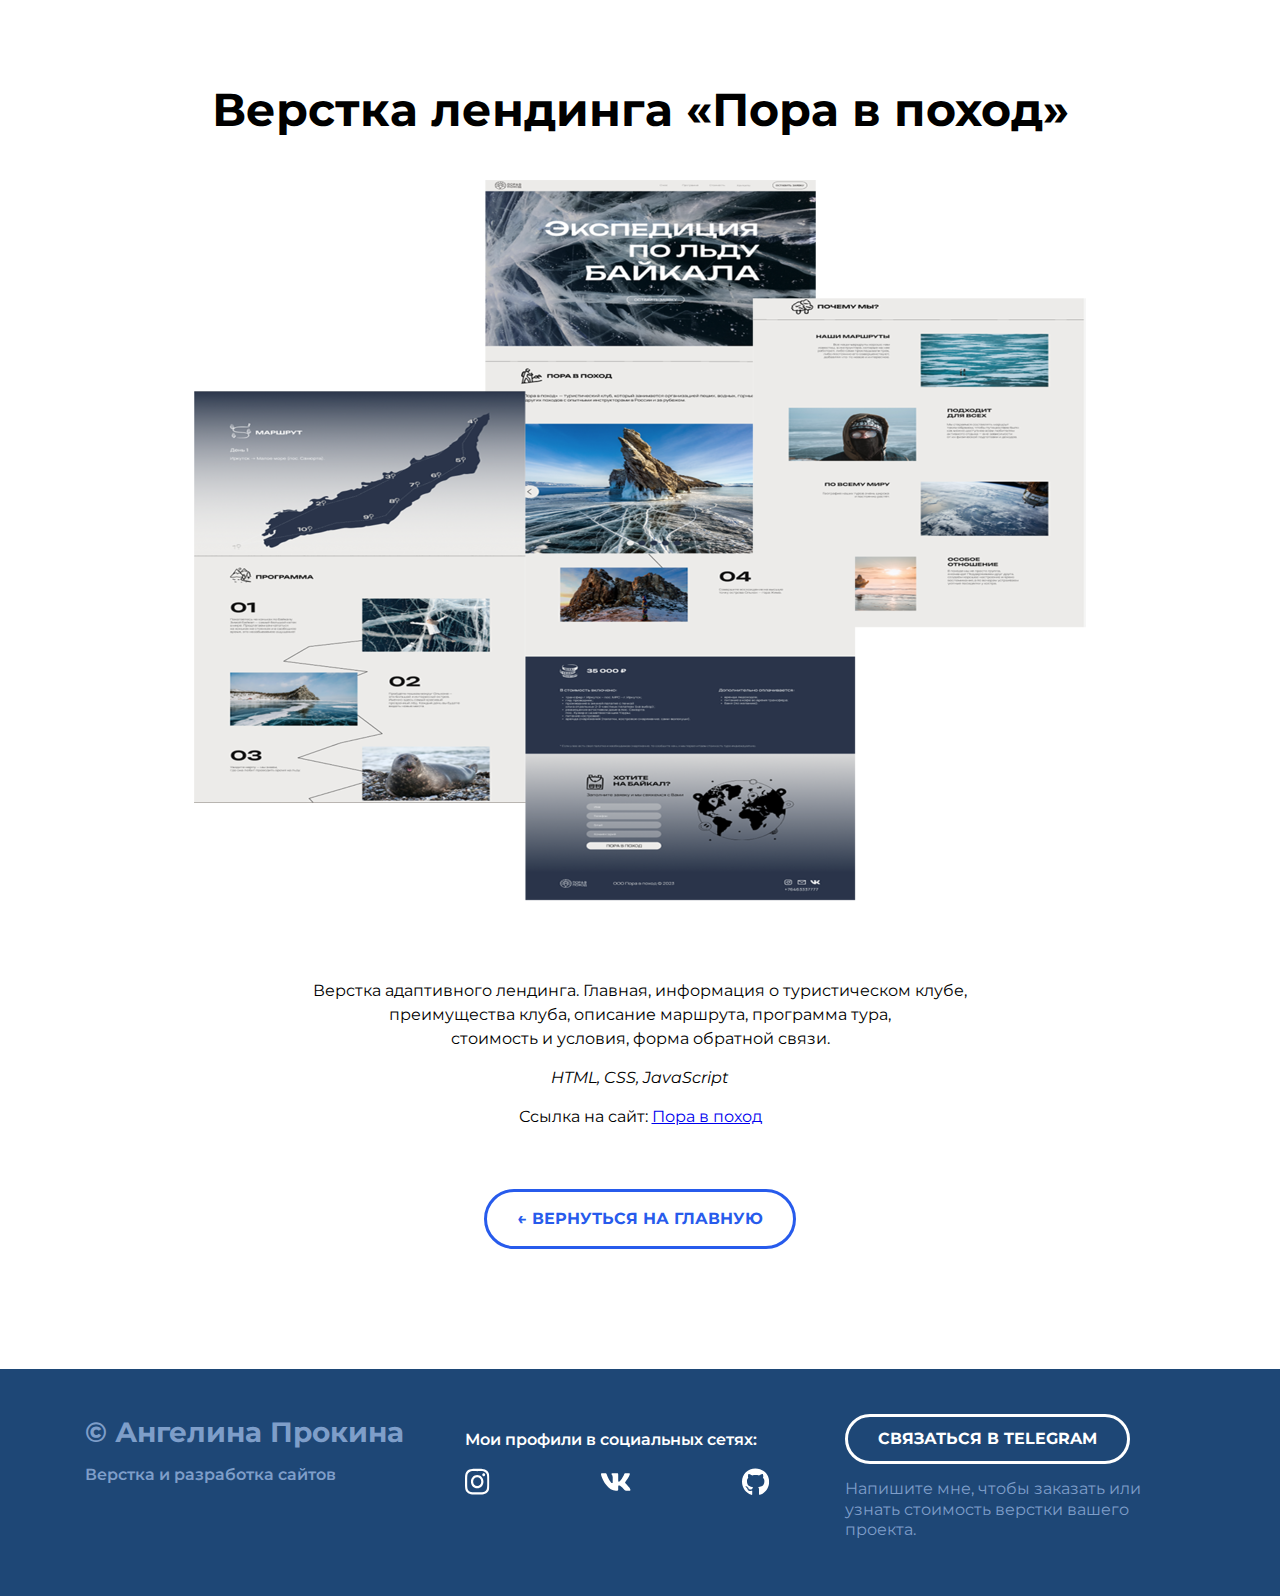
<file: lending-baikal.html>
<!DOCTYPE html>
<html lang="ru">
<head>
    <meta charset="UTF-8">
    <meta name="viewport" content="width=device-width, initial-scale=1.0">
    <title>"Пора в поход"</title>
    <link rel="stylesheet" href="./css/main.css">
    <link rel="stylesheet" href="./css/media.css">
    <link href="https://fonts.googleapis.com/css2?family=Montserrat:wght@400;600;700&display=swap" rel="stylesheet">
</head>
<body>
    <main>
        <article class="project">
            <div class="container">
                <h1 class="project-header">Верстка лендинга «Пора в поход»</h1>
                <div class="project-img">
                    <img src="./img/projects/lending-baikal-img.png" alt="Верстка лендинга «Пора в поход»">
                </div>
                <div class="project-description">
                    <p>Верстка адаптивного лендинга. Главная, информация о туристическом клубе, преимущества клуба, описание маршрута, программа тура,<br>стоимость и условия, форма обратной связи.</p>
                    <p><i>HTML, CSS, JavaScript</i></p>
                    <p>Ссылка на сайт: <a target="_blank" href="https://gelendvagen.github.io/lending-baikal">Пора в поход</a></p>
                </div>
                <a href="index.html" class="project-btn-back">← ВЕРНУТЬСЯ НА ГЛАВНУЮ</a>
            </div>
        </article>
    </main>
    <footer class="footer">
        <div class="container">
            <div class="footer-row">
                <div class="footer-copyright footer-col">
                    <div class="footer-copyright-name">© Ангелина Прокина</div>
                    <p>Верстка и разработка сайтов</p>
                </div>
                <div class="footer-icons footer-col">
                    <p>Мои профили в социальных сетях:</p>
                    <div class="footer-icons-row">
                        <a href="https://www.instagram.com/ge_lendwagen/">
                            <img src="./img/icons/instagram.svg" alt="Инстаграм">
                        </a>
                        <a href="https://vk.com/ge_lendwagen">
                            <img src="./img/icons/vk.svg" alt="Вконтакте">
                        </a>
                        <a href="https://github.com/Gelendvagen">
                            <img src="./img/icons/github.svg" alt="Гитхаб">
                        </a>
                    </div>
                </div>
                <div class="footer-contacts footer-col">
                    <a href="https://t.me/angel_prokina" class="footer-button">Связаться в telegram</a>
                    <p>Напишите мне, чтобы заказать или узнать стоимость верстки вашего проекта.</p>
                </div>
            </div>
        </div>
    </footer>
</body>
</html>
</file>
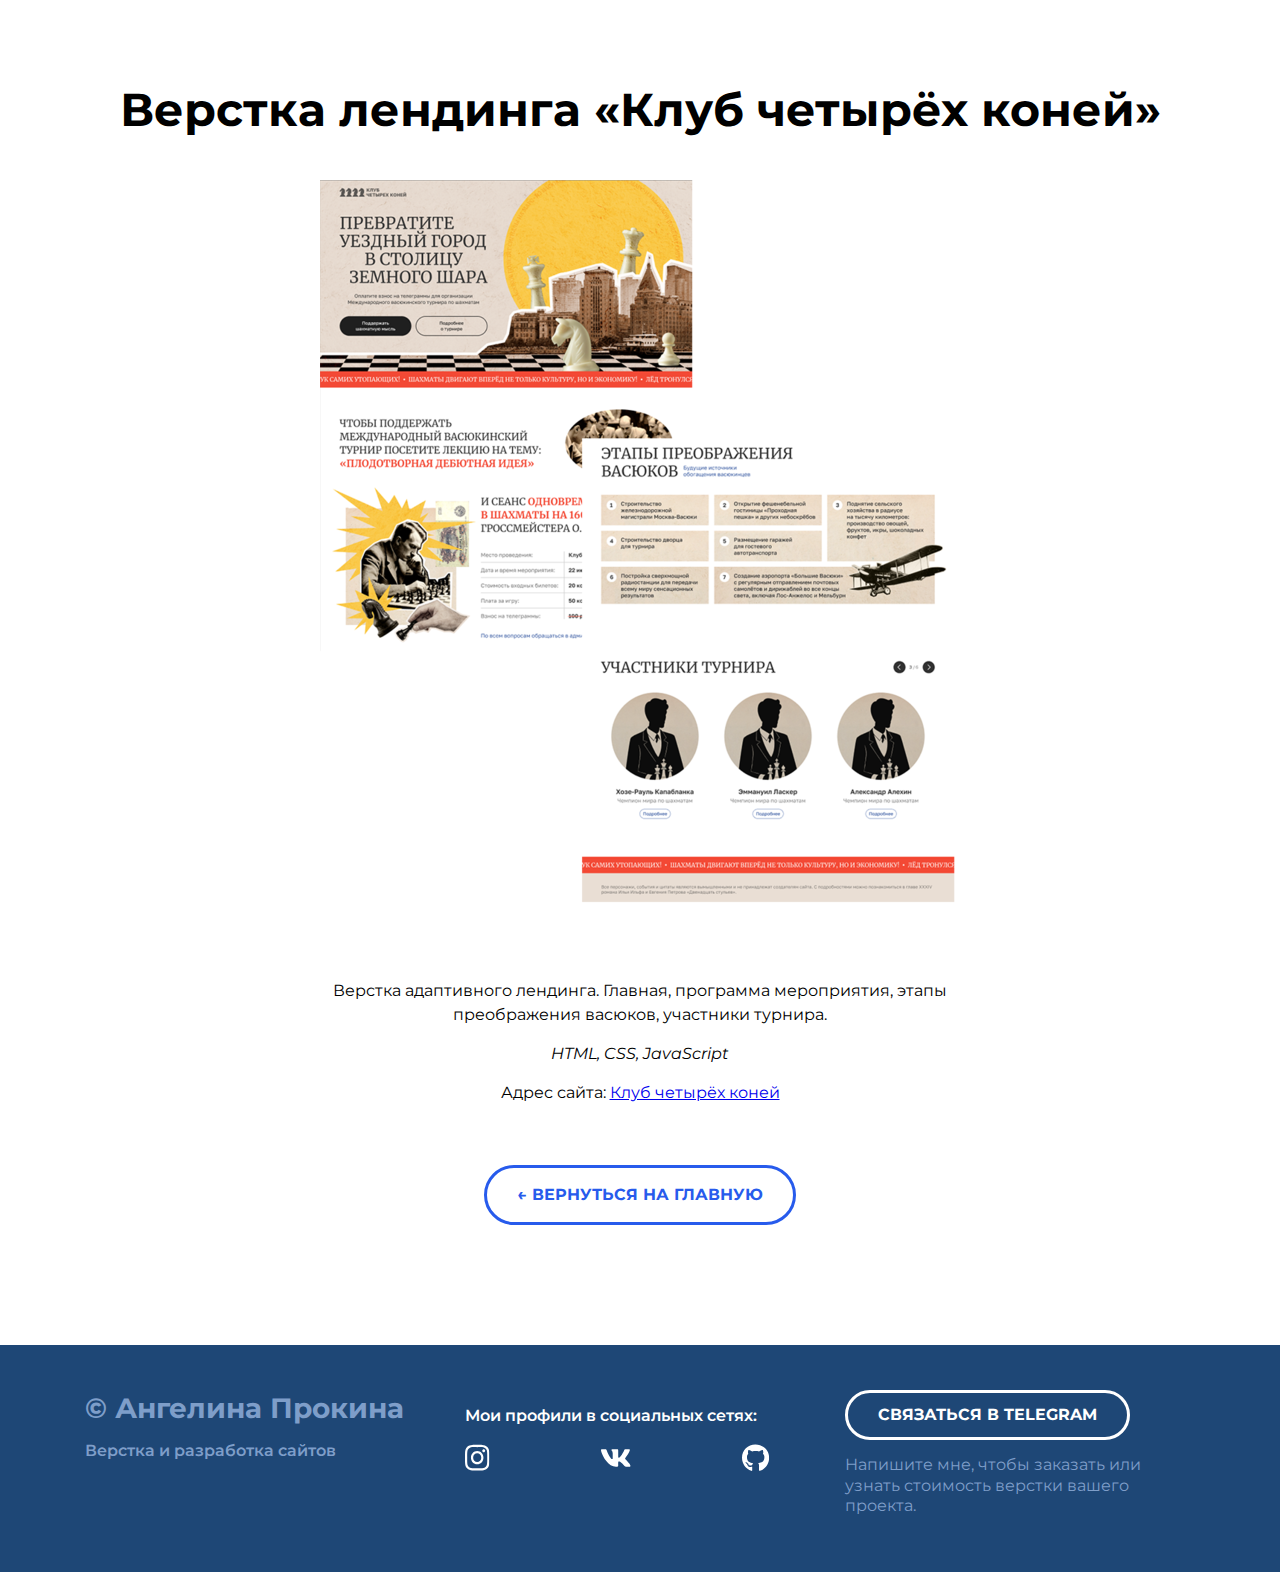
<file: lending-yandex.html>
<!DOCTYPE html>
<html lang="ru">
<head>
    <meta charset="UTF-8">
    <meta name="viewport" content="width=device-width, initial-scale=1.0">
    <title>«Клуб четырёх коней»</title>
    <link rel="stylesheet" href="./css/main.css">
    <link rel="stylesheet" href="./css/media.css">
    <link href="https://fonts.googleapis.com/css2?family=Montserrat:wght@400;600;700&display=swap" rel="stylesheet">
</head>
<body>
    <main>
        <article class="project">
            <div class="container">
                <h1 class="project-header">Верстка лендинга «Клуб четырёх коней»</h1>
                <div class="project-img">
                    <img src="./img/projects/lending-yandex-img.png" alt="Верстка лендинга «Клуб четырех коней»">
                </div>
                <div class="project-description">
                    <p>Верстка адаптивного лендинга. Главная, программа мероприятия, этапы преображения васюков, участники турнира.</p>
                    <p><i>HTML, CSS, JavaScript</i></p>
                    <p>Адрес сайта: <a target="_blank" href="https://gelendvagen.github.io/yandex-lending">Клуб четырёх коней</a></p>
                </div>
                <a href="index.html" class="project-btn-back">← ВЕРНУТЬСЯ НА ГЛАВНУЮ</a>
            </div>
        </article>
    </main>
    <footer class="footer">
        <div class="container">
            <div class="footer-row">
                <div class="footer-copyright footer-col">
                    <div class="footer-copyright-name">© Ангелина Прокина</div>
                    <p>Верстка и разработка сайтов</p>
                </div>
                <div class="footer-icons footer-col">
                    <p>Мои профили в социальных сетях:</p>
                    <div class="footer-icons-row">
                        <a href="https://www.instagram.com/ge_lendwagen/">
                            <img src="./img/icons/instagram.svg" alt="Инстаграм">
                        </a>
                        <a href="https://vk.com/ge_lendwagen">
                            <img src="./img/icons/vk.svg" alt="Вконтакте">
                        </a>
                        <a href="https://github.com/Gelendvagen">
                            <img src="./img/icons/github.svg" alt="Гитхаб">
                        </a>
                    </div>
                </div>
                <div class="footer-contacts footer-col">
                    <a href="https://t.me/ge_lendvagen" class="footer-button">Связаться в telegram</a>
                    <p>Напишите мне, чтобы заказать или узнать стоимость верстки вашего проекта.</p>
                </div>
            </div>
        </div>
    </footer>
</body>
</html>
</file>
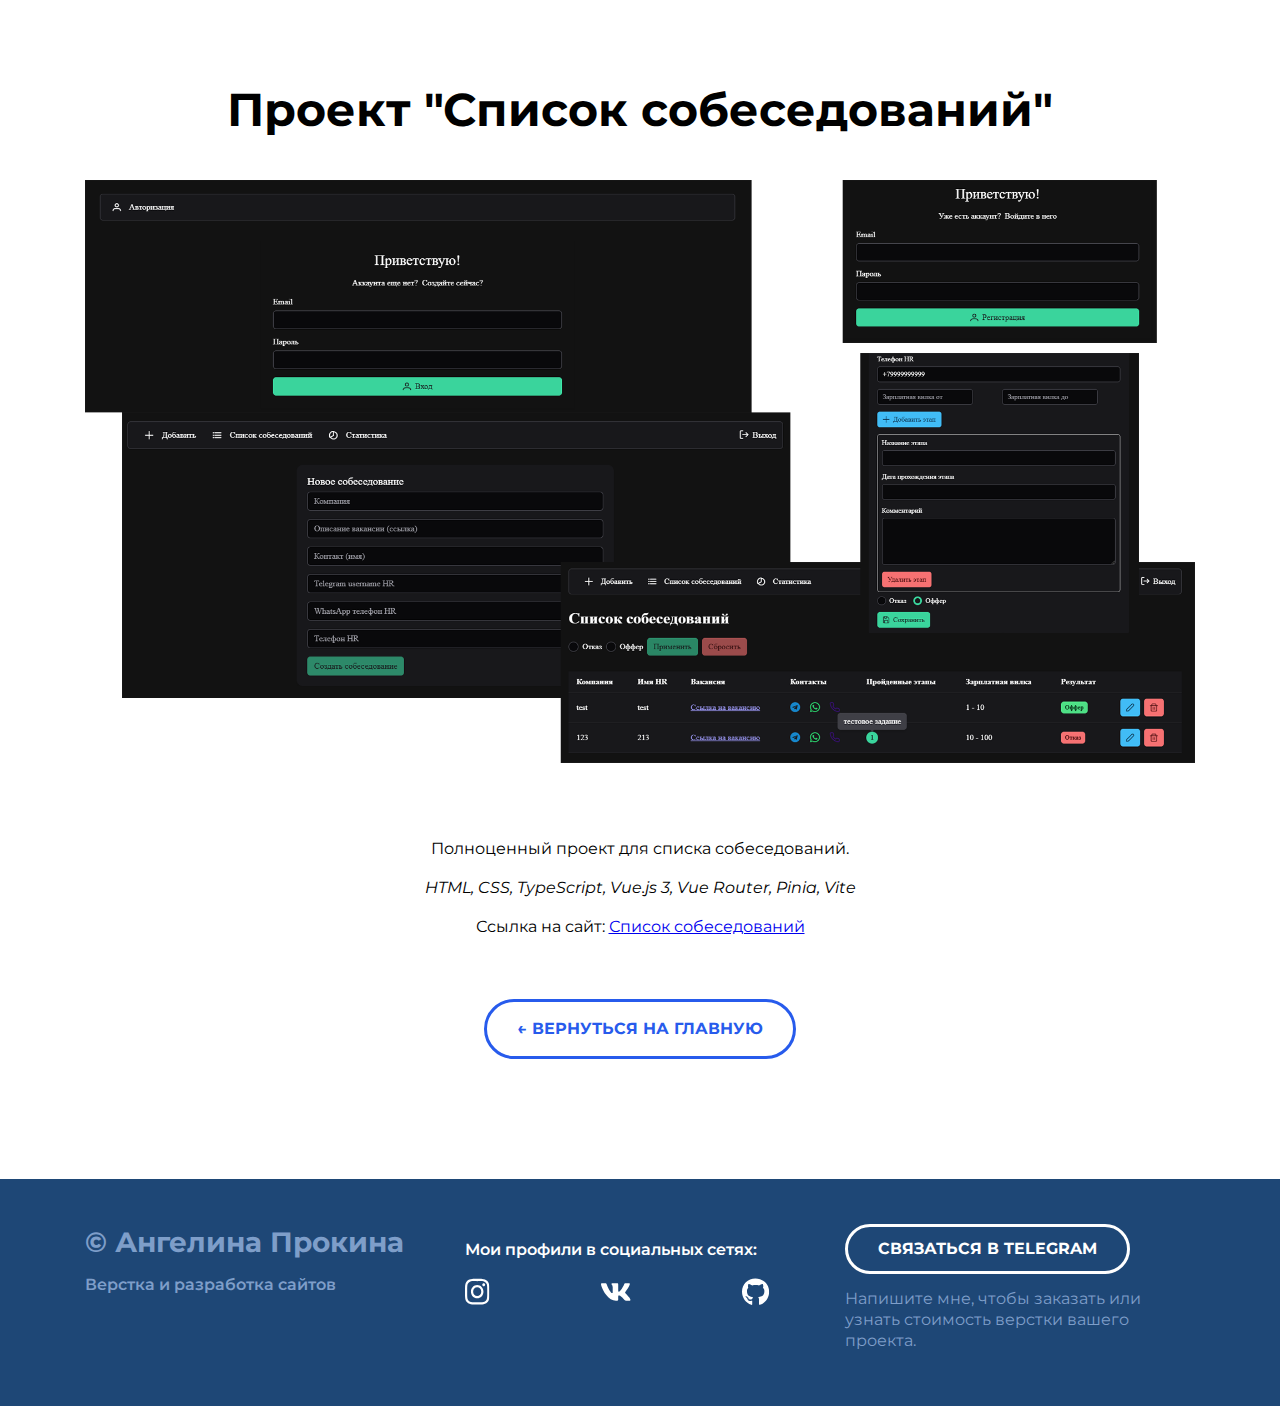
<file: project-interviews.html>
<!DOCTYPE html>
<html lang="ru">
<head>
    <meta charset="UTF-8">
    <meta name="viewport" content="width=device-width, initial-scale=1.0">
    <title>"Список собеседований"</title>
    <link rel="stylesheet" href="./css/main.css">
    <link rel="stylesheet" href="./css/media.css">
    <link href="https://fonts.googleapis.com/css2?family=Montserrat:wght@400;600;700&display=swap" rel="stylesheet">
</head>
<body>
    <main>
        <article class="project">
            <div class="container">
                <h1 class="project-header">Проект "Список собеседований"</h1>
                <div class="project-img">
                    <img src="./img/projects/project-interviews-img.png" alt="Проект «Vue-Sneak Co.»">
                </div>
                <div class="project-description">
                    <p>Полноценный проект для списка собеседований.</p>
                    <p><i>HTML, CSS, TypeScript, Vue.js 3, Vue Router, Pinia, Vite</i></p>
                    <p>Ссылка на сайт: <a target="_blank" href="https://hhru-vue.vercel.app">Список собеседований</a></p>
                </div>
                <a href="index.html" class="project-btn-back">← ВЕРНУТЬСЯ НА ГЛАВНУЮ</a>
            </div>
        </article>
    </main>
    <footer class="footer">
        <div class="container">
            <div class="footer-row">
                <div class="footer-copyright footer-col">
                    <div class="footer-copyright-name">© Ангелина Прокина</div>
                    <p>Верстка и разработка сайтов</p>
                </div>
                <div class="footer-icons footer-col">
                    <p>Мои профили в социальных сетях:</p>
                    <div class="footer-icons-row">
                        <a href="https://www.instagram.com/ge_lendwagen/">
                            <img src="./img/icons/instagram.svg" alt="Инстаграм">
                        </a>
                        <a href="https://vk.com/ge_lendwagen">
                            <img src="./img/icons/vk.svg" alt="Вконтакте">
                        </a>
                        <a href="https://github.com/Gelendvagen">
                            <img src="./img/icons/github.svg" alt="Гитхаб">
                        </a>
                    </div>
                </div>
                <div class="footer-contacts footer-col">
                    <a href="https://t.me/ge_lendvagen" class="footer-button">Связаться в telegram</a>
                    <p>Напишите мне, чтобы заказать или узнать стоимость верстки вашего проекта.</p>
                </div>
            </div>
        </div>
    </footer>
</body>
</html>
</file>
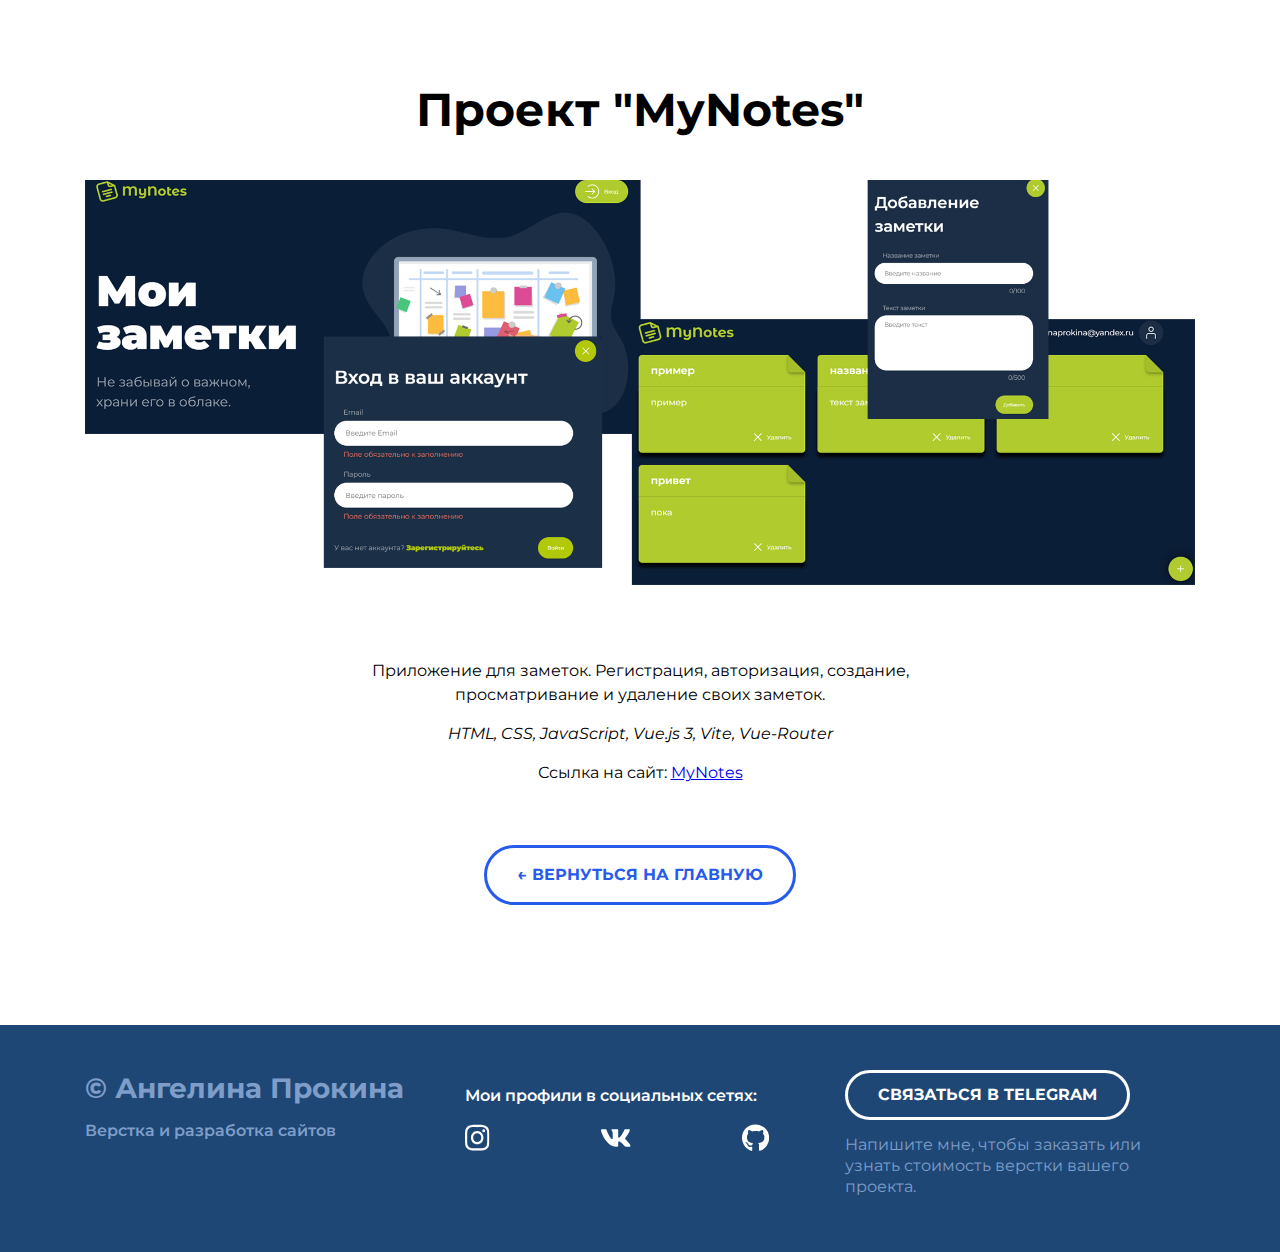
<file: project-mynotes.html>
<!DOCTYPE html>
<html lang="ru">
<head>
    <meta charset="UTF-8">
    <meta name="viewport" content="width=device-width, initial-scale=1.0">
    <title>"MyNotes"</title>
    <link rel="stylesheet" href="./css/main.css">
    <link rel="stylesheet" href="./css/media.css">
    <link href="https://fonts.googleapis.com/css2?family=Montserrat:wght@400;600;700&display=swap" rel="stylesheet">
</head>
<body>
    <main>
        <article class="project">
            <div class="container">
                <h1 class="project-header">Проект "MyNotes"</h1>
                <div class="project-img">
                    <img src="./img/projects/project-mynotes-img.png" alt="Проект «MyNotes»">
                </div>
                <div class="project-description">
                    <p>Приложение для заметок. Регистрация, авторизация, создание,<br>просматривание и удаление своих заметок.</p>
                    <p><i>HTML, CSS, JavaScript, Vue.js 3, Vite, Vue-Router</i></p>
                    <p>Ссылка на сайт: <a target="_blank" href="https://mynotes-project-three.vercel.app/">MyNotes</a></p>
                </div>
                <a href="index.html" class="project-btn-back">← ВЕРНУТЬСЯ НА ГЛАВНУЮ</a>
            </div>
        </article>
    </main>
    <footer class="footer">
        <div class="container">
            <div class="footer-row">
                <div class="footer-copyright footer-col">
                    <div class="footer-copyright-name">© Ангелина Прокина</div>
                    <p>Верстка и разработка сайтов</p>
                </div>
                <div class="footer-icons footer-col">
                    <p>Мои профили в социальных сетях:</p>
                    <div class="footer-icons-row">
                        <a href="https://www.instagram.com/ge_lendwagen/">
                            <img src="./img/icons/instagram.svg" alt="Инстаграм">
                        </a>
                        <a href="https://vk.com/ge_lendwagen">
                            <img src="./img/icons/vk.svg" alt="Вконтакте">
                        </a>
                        <a href="https://github.com/Gelendvagen">
                            <img src="./img/icons/github.svg" alt="Гитхаб">
                        </a>
                    </div>
                </div>
                <div class="footer-contacts footer-col">
                    <a href="https://t.me/ge_lendvagen" class="footer-button">Связаться в telegram</a>
                    <p>Напишите мне, чтобы заказать или узнать стоимость верстки вашего проекта.</p>
                </div>
            </div>
        </div>
    </footer>
</body>
</html>
</file>
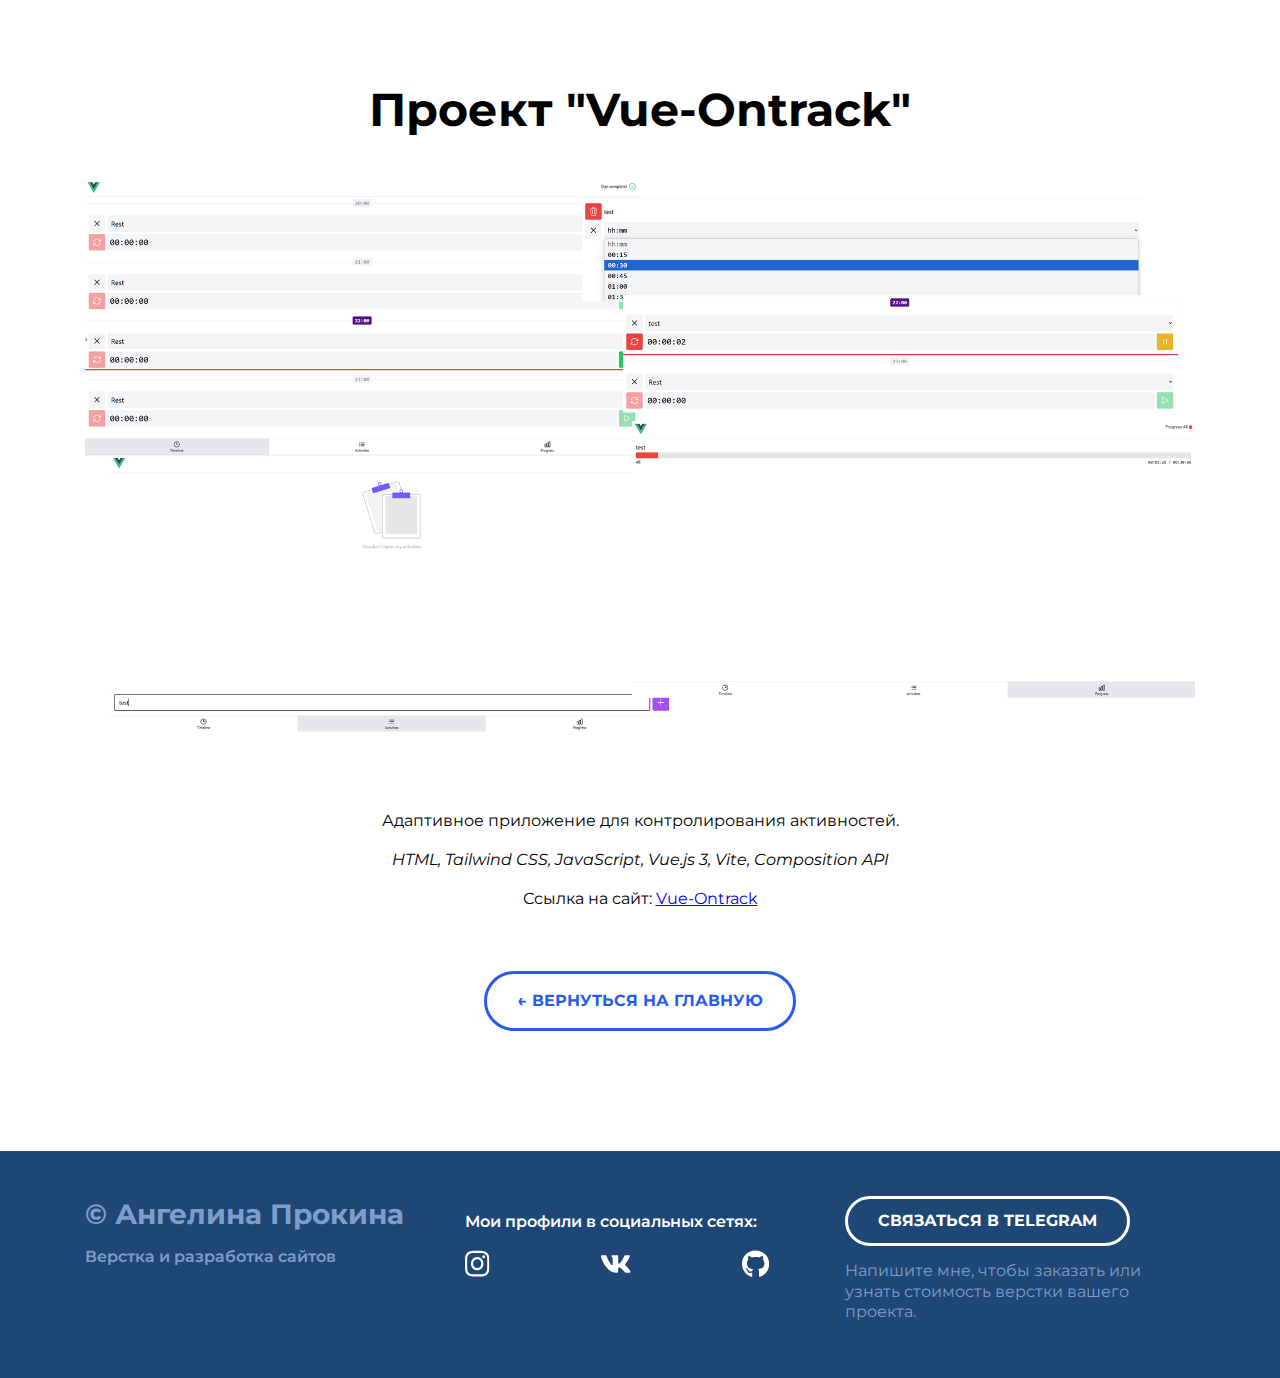
<file: project-ontrack.html>
<!DOCTYPE html>
<html lang="ru">
<head>
    <meta charset="UTF-8">
    <meta name="viewport" content="width=device-width, initial-scale=1.0">
    <title>"OnTrack"</title>
    <link rel="stylesheet" href="./css/main.css">
    <link rel="stylesheet" href="./css/media.css">
    <link href="https://fonts.googleapis.com/css2?family=Montserrat:wght@400;600;700&display=swap" rel="stylesheet">
</head>
<body>
    <main>
        <article class="project">
            <div class="container">
                <h1 class="project-header">Проект "Vue-Ontrack"</h1>
                <div class="project-img">
                    <img src="./img/projects/project-ontrack-img.png" alt="Проект «Vue-Ontrack»">
                </div>
                <div class="project-description">
                    <p>Адаптивное приложение для контролирования активностей.</p>
                    <p><i>HTML, Tailwind CSS, JavaScript, Vue.js 3, Vite, Composition API</i></p>
                    <p>Ссылка на сайт: <a target="_blank" href="https://vue-ontrack-eta.vercel.app/">Vue-Ontrack</a></p>
                </div>
                <a href="index.html" class="project-btn-back">← ВЕРНУТЬСЯ НА ГЛАВНУЮ</a>
            </div>
        </article>
    </main>
    <footer class="footer">
        <div class="container">
            <div class="footer-row">
                <div class="footer-copyright footer-col">
                    <div class="footer-copyright-name">© Ангелина Прокина</div>
                    <p>Верстка и разработка сайтов</p>
                </div>
                <div class="footer-icons footer-col">
                    <p>Мои профили в социальных сетях:</p>
                    <div class="footer-icons-row">
                        <a href="https://www.instagram.com/ge_lendwagen/">
                            <img src="./img/icons/instagram.svg" alt="Инстаграм">
                        </a>
                        <a href="https://vk.com/ge_lendwagen">
                            <img src="./img/icons/vk.svg" alt="Вконтакте">
                        </a>
                        <a href="https://github.com/Gelendvagen">
                            <img src="./img/icons/github.svg" alt="Гитхаб">
                        </a>
                    </div>
                </div>
                <div class="footer-contacts footer-col">
                    <a href="https://t.me/ge_lendvagen" class="footer-button">Связаться в telegram</a>
                    <p>Напишите мне, чтобы заказать или узнать стоимость верстки вашего проекта.</p>
                </div>
            </div>
        </div>
    </footer>
</body>
</html>
</file>
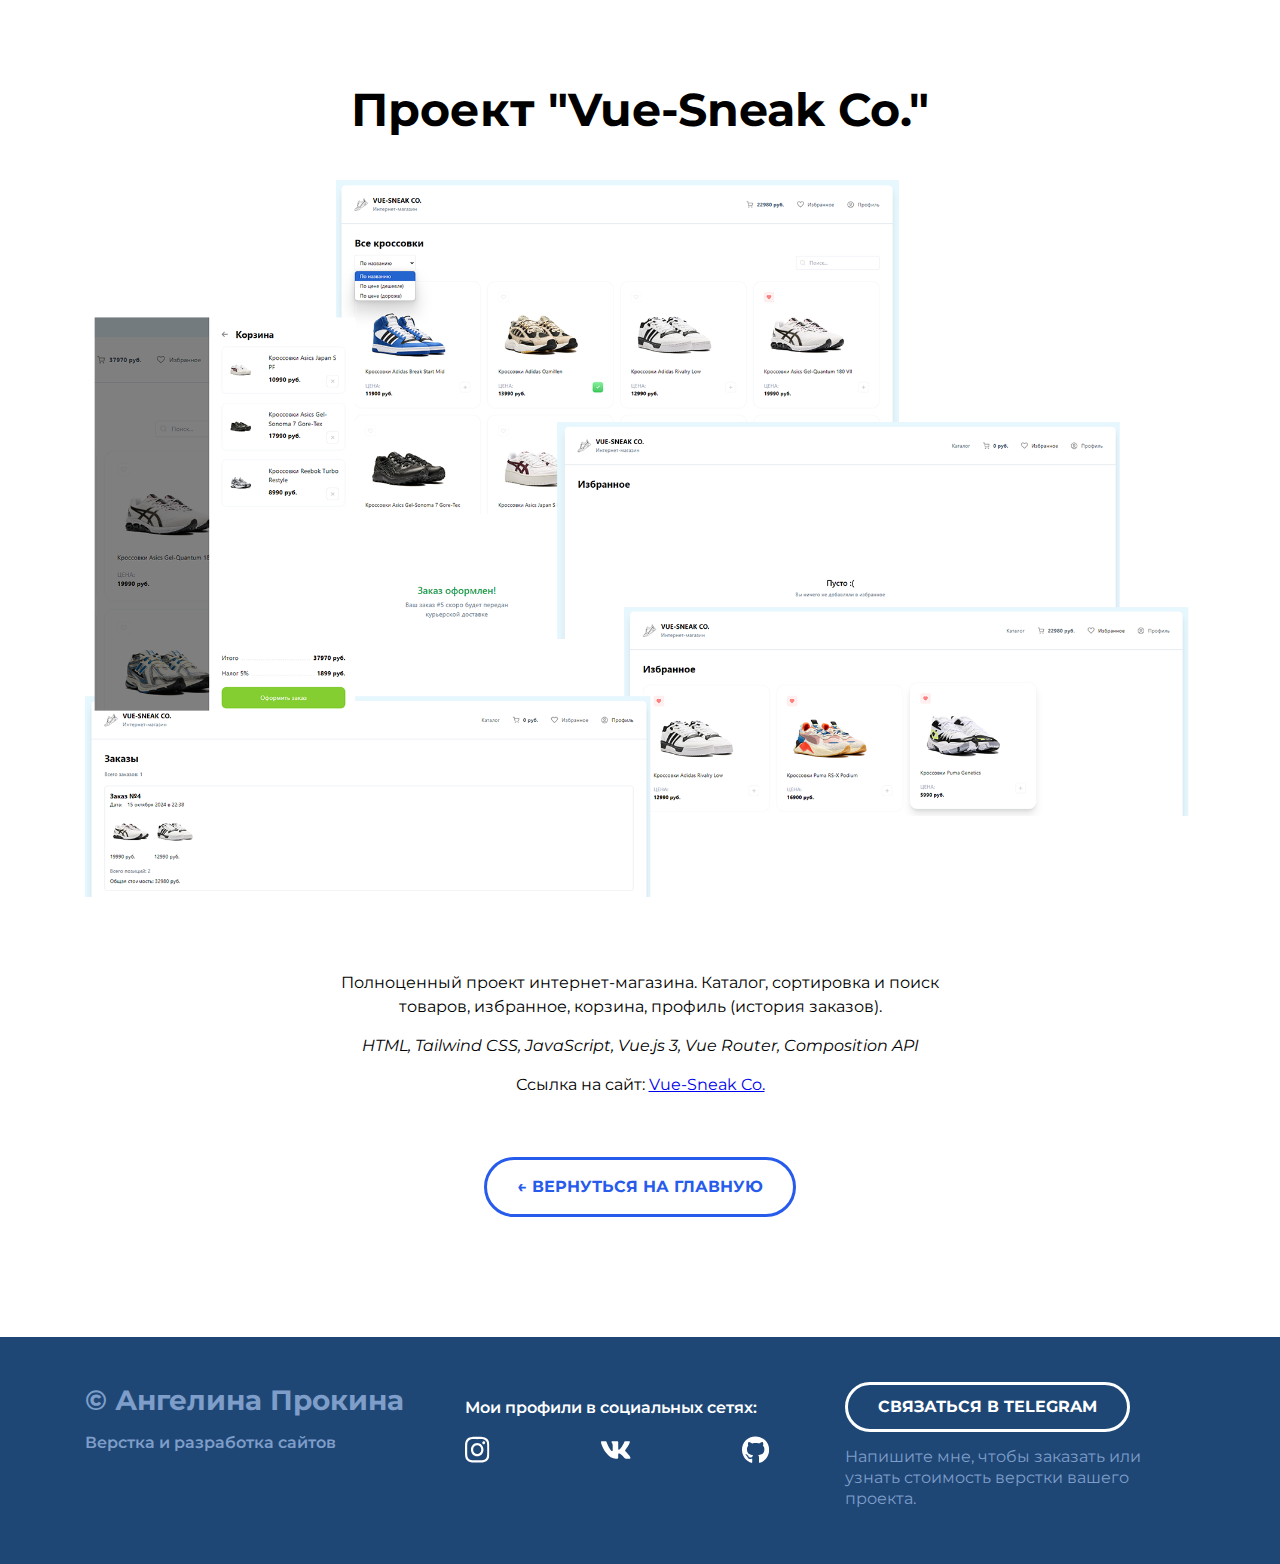
<file: project-sneak.html>
<!DOCTYPE html>
<html lang="ru">
<head>
    <meta charset="UTF-8">
    <meta name="viewport" content="width=device-width, initial-scale=1.0">
    <title>"Vue-Sneak Co."</title>
    <link rel="stylesheet" href="./css/main.css">
    <link rel="stylesheet" href="./css/media.css">
    <link href="https://fonts.googleapis.com/css2?family=Montserrat:wght@400;600;700&display=swap" rel="stylesheet">
</head>
<body>
    <main>
        <article class="project">
            <div class="container">
                <h1 class="project-header">Проект "Vue-Sneak Co."</h1>
                <div class="project-img">
                    <img src="./img/projects/project-sneak-img.png" alt="Проект «Vue-Sneak Co.»">
                </div>
                <div class="project-description">
                    <p>Полноценный проект интернет-магазина. Каталог, сортировка и поиск <br>товаров, избранное, корзина, профиль (история заказов).</p>
                    <p><i>HTML, Tailwind CSS, JavaScript, Vue.js 3, Vue Router, Composition API</i></p>
                    <p>Ссылка на сайт: <a target="_blank" href="https://gelendvagen.github.io/vue-project/#/">Vue-Sneak Co.</a></p>
                </div>
                <a href="index.html" class="project-btn-back">← ВЕРНУТЬСЯ НА ГЛАВНУЮ</a>
            </div>
        </article>
    </main>
    <footer class="footer">
        <div class="container">
            <div class="footer-row">
                <div class="footer-copyright footer-col">
                    <div class="footer-copyright-name">© Ангелина Прокина</div>
                    <p>Верстка и разработка сайтов</p>
                </div>
                <div class="footer-icons footer-col">
                    <p>Мои профили в социальных сетях:</p>
                    <div class="footer-icons-row">
                        <a href="https://www.instagram.com/ge_lendwagen/">
                            <img src="./img/icons/instagram.svg" alt="Инстаграм">
                        </a>
                        <a href="https://vk.com/ge_lendwagen">
                            <img src="./img/icons/vk.svg" alt="Вконтакте">
                        </a>
                        <a href="https://github.com/Gelendvagen">
                            <img src="./img/icons/github.svg" alt="Гитхаб">
                        </a>
                    </div>
                </div>
                <div class="footer-contacts footer-col">
                    <a href="https://t.me/ge_lendvagen" class="footer-button">Связаться в telegram</a>
                    <p>Напишите мне, чтобы заказать или узнать стоимость верстки вашего проекта.</p>
                </div>
            </div>
        </div>
    </footer>
</body>
</html>
</file>
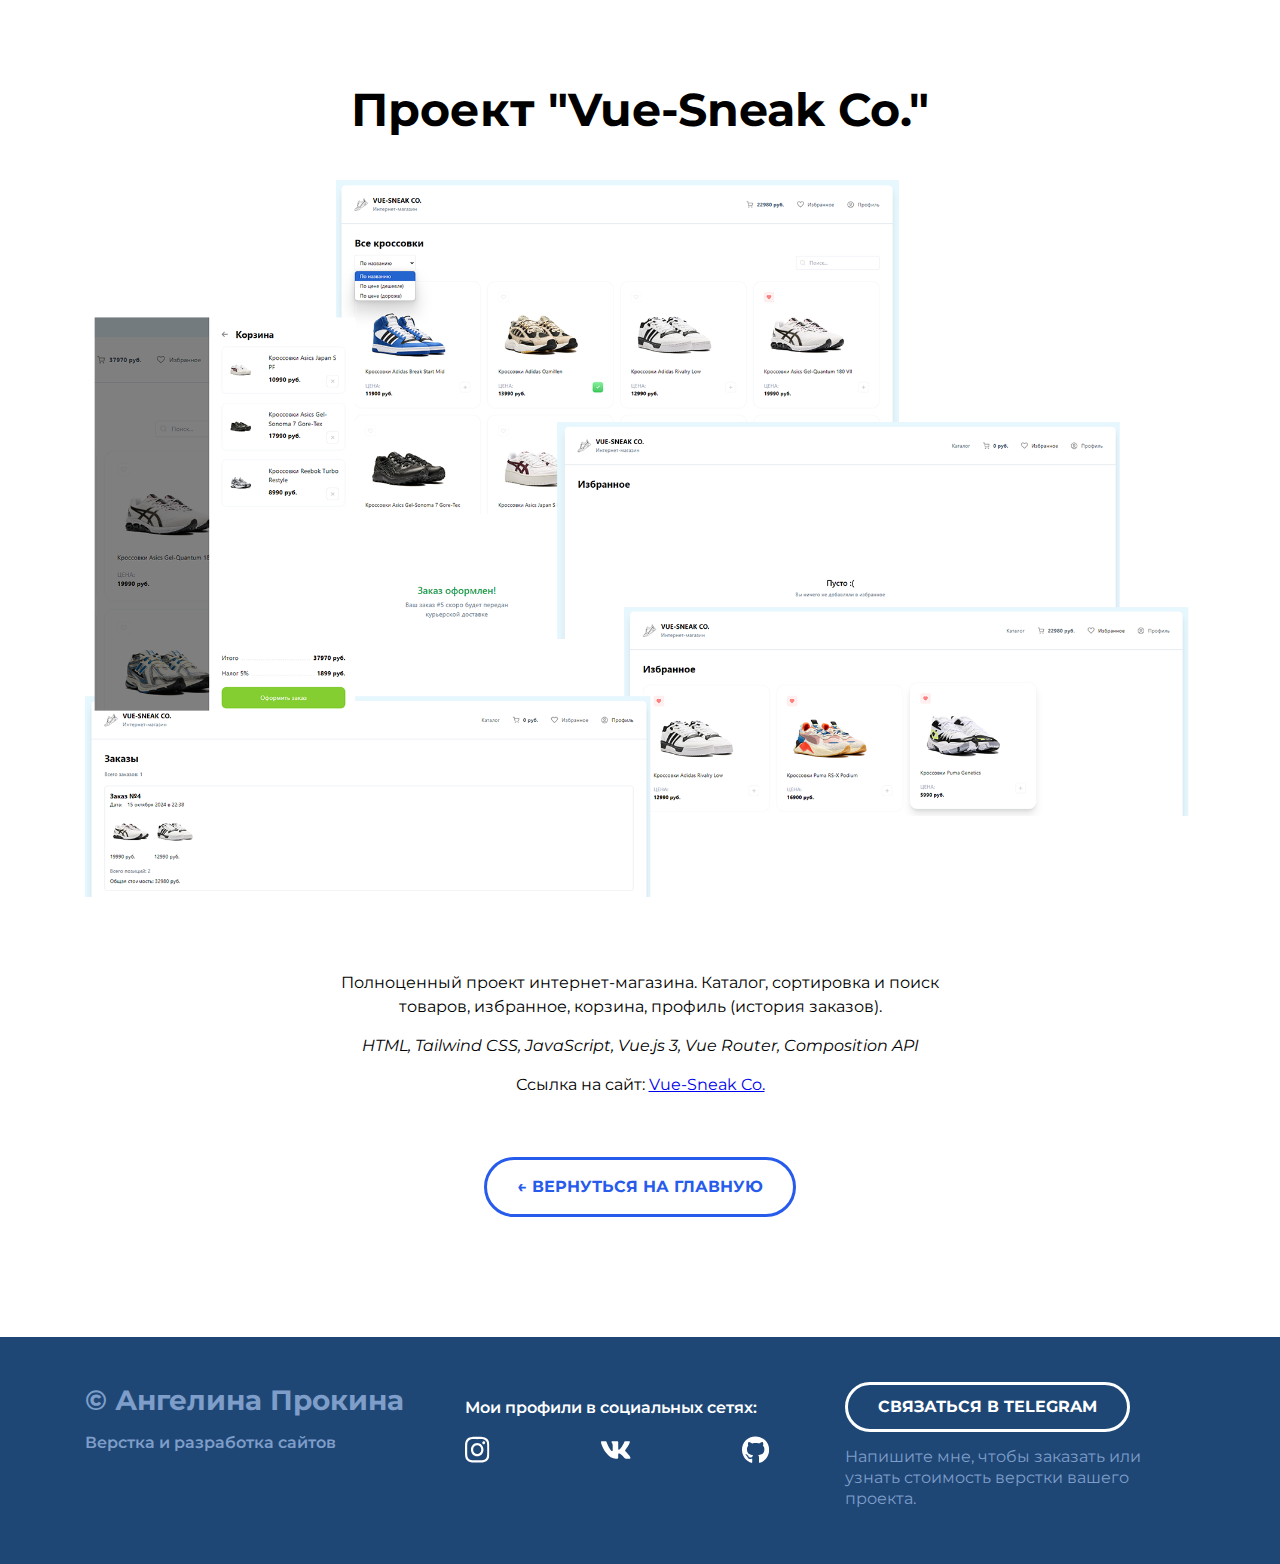
<file: project-vue-sneak.html>
<!DOCTYPE html>
<html lang="ru">
<head>
    <meta charset="UTF-8">
    <meta name="viewport" content="width=device-width, initial-scale=1.0">
    <title>"Vue-Sneak Co."</title>
    <link rel="stylesheet" href="./css/main.css">
    <link rel="stylesheet" href="./css/media.css">
    <link href="https://fonts.googleapis.com/css2?family=Montserrat:wght@400;600;700&display=swap" rel="stylesheet">
</head>
<body>
    <main>
        <article class="project">
            <div class="container">
                <h1 class="project-header">Проект "Vue-Sneak Co."</h1>
                <div class="project-img">
                    <img src="./img/projects/project-vue-sneak-img.png" alt="Проект «Vue-Sneak Co.»">
                </div>
                <div class="project-description">
                    <p>Полноценный проект интернет-магазина. Каталог, сортировка и поиск <br>товаров, избранное, корзина, профиль (история заказов).</p>
                    <p><i>HTML, Tailwind CSS, JavaScript, Vue.js 3, Vue Router, Composition API</i></p>
                    <p>Ссылка на сайт: <a target="_blank" href="https://gelendvagen.github.io/vue-project/#/">Vue-Sneak Co.</a></p>
                </div>
                <a href="index.html" class="project-btn-back">← ВЕРНУТЬСЯ НА ГЛАВНУЮ</a>
            </div>
        </article>
    </main>
    <footer class="footer">
        <div class="container">
            <div class="footer-row">
                <div class="footer-copyright footer-col">
                    <div class="footer-copyright-name">© Ангелина Прокина</div>
                    <p>Верстка и разработка сайтов</p>
                </div>
                <div class="footer-icons footer-col">
                    <p>Мои профили в социальных сетях:</p>
                    <div class="footer-icons-row">
                        <a href="https://www.instagram.com/ge_lendwagen/">
                            <img src="./img/icons/instagram.svg" alt="Инстаграм">
                        </a>
                        <a href="https://vk.com/ge_lendwagen">
                            <img src="./img/icons/vk.svg" alt="Вконтакте">
                        </a>
                        <a href="https://github.com/Gelendvagen">
                            <img src="./img/icons/github.svg" alt="Гитхаб">
                        </a>
                    </div>
                </div>
                <div class="footer-contacts footer-col">
                    <a href="https://t.me/ge_lendvagen" class="footer-button">Связаться в telegram</a>
                    <p>Напишите мне, чтобы заказать или узнать стоимость верстки вашего проекта.</p>
                </div>
            </div>
        </div>
    </footer>
</body>
</html>
</file>
<file: css/main.css>
* {
    box-sizing: border-box;
}

html {
    scroll-behavior: smooth;
}

body {
    margin: 0;
    font-family: 'Montserrat', sans-serif;
    color: #000000;
}

img {
    max-width: 100%;
}

.container {
    max-width: 1140px;
    margin-left: auto;
    margin-right: auto;
    padding-left: 15px;
    padding-right: 15px;
}

.none {
    display: none !important;
}

.header {
    position: relative;
    display: flex;
    flex-direction: column;
    justify-content: center;
    align-items: center;
    width: 100%;
    height: 100vh;
    background-size: cover;
    background-position: center;
}

.header-title {
    margin: 0;
    margin-bottom: 25px;
    font-weight: 700;
    font-size: 56px;
    line-height: 130%;
    text-align: center;
    color: #FFFFFF;
}

.header-subtitle {
    margin: 0;
    font-weight: bold;
    font-size: 16px;
    line-height: 150%;
    text-align: center;
    letter-spacing: 0.2em;
    text-transform: uppercase;
    color: #FFFFFF;
}

.header-arrow {
    width: 48px;
    height: 48px;
    position: absolute;
    bottom: 30px;
    left: 50%;
    transform: translate(-50%, 0);
}

.portfolio {
    padding-top: 80px;
    padding-bottom: 115px;
}

.portfolio-header {
    margin: 0;
    margin-bottom: 70px;
    font-weight: 700;
    font-size: 46px;
    line-height: 130%;
    text-align: center;
    color: #000000;
}

.portfolio-cards-wrapper {
    display: flex;
    flex-wrap: wrap;
    justify-content: space-between;
}

.card {
    margin-bottom: 30px;
    max-width: 540px;
    background-color: white;
    box-shadow: 0px 10px 40px rgba(126, 155, 189, 0.35);
    transition: transform 0.2s ease-in;
}

.card:hover {
    transform: translateY(-15px);
}

.card-link {
    display: block;
    padding: 20px;
    color: black;
    text-decoration: none;
    transition: color 0.2s ease-in;
}

.card-link:hover {
    color: rgb(39, 91, 236);
}

.card:last-child, .card:nth-last-child(2) {
    margin-bottom: 0;
}

.card-img {
    margin-bottom: 20px;
}

.card-title {
    margin: 0;
    margin-bottom: 13px;
    font-weight: 600;
    font-size: 24px;
    line-height: 130%;
}

.card p {
    margin: 0;
    font-size: 16px;
    line-height: 130%;
}

.footer {
    padding-top: 45px;
    padding-bottom: 40px;
    background: #1E4776;
    color: white;
}

.footer-row {
    display: flex;
    flex-direction: row;
    justify-content: space-between;
}

.footer-col {
    max-width: 350px;
    flex-grow: 1;
}

.footer-copyright {
    color: #7E9EC9;
    line-height: 1.3;    
}

.footer-copyright-name {
    font-weight: 700;
    font-size: 28px;
    margin-bottom: 15px;
}

.footer-copyright p {
    margin: 0;
    margin-bottom: 15px;
    font-size: 16px;
    font-weight: 600;
}

.footer-icons p {
    font-weight: 600;
    font-size: 16px;
    line-height: 1.3;
}

.footer-icons-row {
    display: flex;
    align-items: center;
}

.footer-icons-row > * + * {
    margin-left: 110px;
}

.footer-button {
    display: inline-block;
    height: 50px;
    padding-left: 30px;
    padding-right: 30px;
    border: 3px solid #FFFFFF;
    border-radius: 50px;
    color: white;
    font-weight: 700;
    font-size: 16px;
    line-height: 44px;
    text-transform: uppercase;
    text-decoration: none;
    transition: all 0.2s ease-in;
}

.footer-button:hover {
    background-color: white;
    color: #1E4776;
}

.footer-contacts p {
    margin: 15px 0;
    font-size: 16px;
    line-height: 1.3;
    color: #7E9EC9;
}

.project {
    padding: 80px 0 120px 0;
    text-align: center;
}

.project-header {
    margin: 0;
    margin-bottom: 40px;
    font-weight: bold;
    font-size: 46px;
    line-height: 1.3;
}

.project-img {
    margin-bottom: 70px;
}

.project-description {
    margin: 0 auto 60px;
    max-width: 730px;
}

.project-description p {
    margin-top: 0;
    margin-bottom: 15px;
    font-size: 16px;
    line-height: 1.5;
}

.project-btn-back {
    display: inline-block;
    height: 60px;
    padding-left: 30px;
    padding-right: 30px;
    border: 3px solid #275BEC;
    border-radius: 50px;
    color: #275BEC;
    font-weight: 700;
    font-size: 16px;
    line-height: 54px;
    text-transform: uppercase;
    text-decoration: none;
    transition: all 0.2s ease-in;
}

.project-btn-back:hover {
    background-color: #275BEC;
    color: white;
}
</file>
<file: css/media.css>
/* для экранов с шириной ДО 1140px */
@media (max-width: 1140px) {
    .card {
        width: calc(50% - 15px);
    }

    .footer {
        padding-top: 40px;
        padding-bottom: 60px;
    }

    .footer-row {
        flex-direction: column-reverse;
        align-items: center;
        text-align: center;
    }

    .footer-col {
        margin-bottom: 50px;
    }

    .footer-col:first-child {
        margin-bottom: 0;
    }


}

/* для экранов с шириной ДО 760px */
@media (max-width: 760px) {
    .header-title {
        font-size: 32px;
    }

    .header-subtitle {
        font-size: 14px;
    }

    .portfolio {
        padding-top: 40px;
        padding-bottom: 60px;
    }

    .portfolio-header {
        font-size: 32px;
        margin-bottom: 30px;
    }

    .portfolio-cards-wrapper {
        justify-content: center;
    }

    .card {
        max-width: 530px;
        width: 100%;
    }

    .card:nth-last-child(2) {
        margin-bottom: 30px;
    }

    .card-link {
        padding: 15px;
    }

    .card-img {
        margin-bottom: 10px;
    }

    .card-title {
        font-size: 18px;
        margin-bottom: 10px;
    }

    .card p {
        font-size: 14px;
    }

    .footer-copyright-name {
        font-size: 18px;
        margin-bottom: 5px;
    }

    .footer-copyright p {
        font-size: 14px;
    }

    .footer-icons p {
        font-size: 14px;
    }
    
    .footer-contacts p {
        font-size: 14px;
        margin: 0;
        margin-top: 15px;
    }

    .footer-button {
        padding-left: 15px;
        padding-right: 15px;
    }

    .project {
        padding: 40px 0 60px;
    }

    .project-header {
        font-size: 28px;
        margin-bottom: 30px;
    }

    .project-img {
        margin-bottom: 20px;
    }

    .project-description {
        margin-bottom: 50px;
    }

    .project-btn-back {
        padding: 0 10px;
        width: 100%;
        max-width: 320px;
    }
}
</file>
